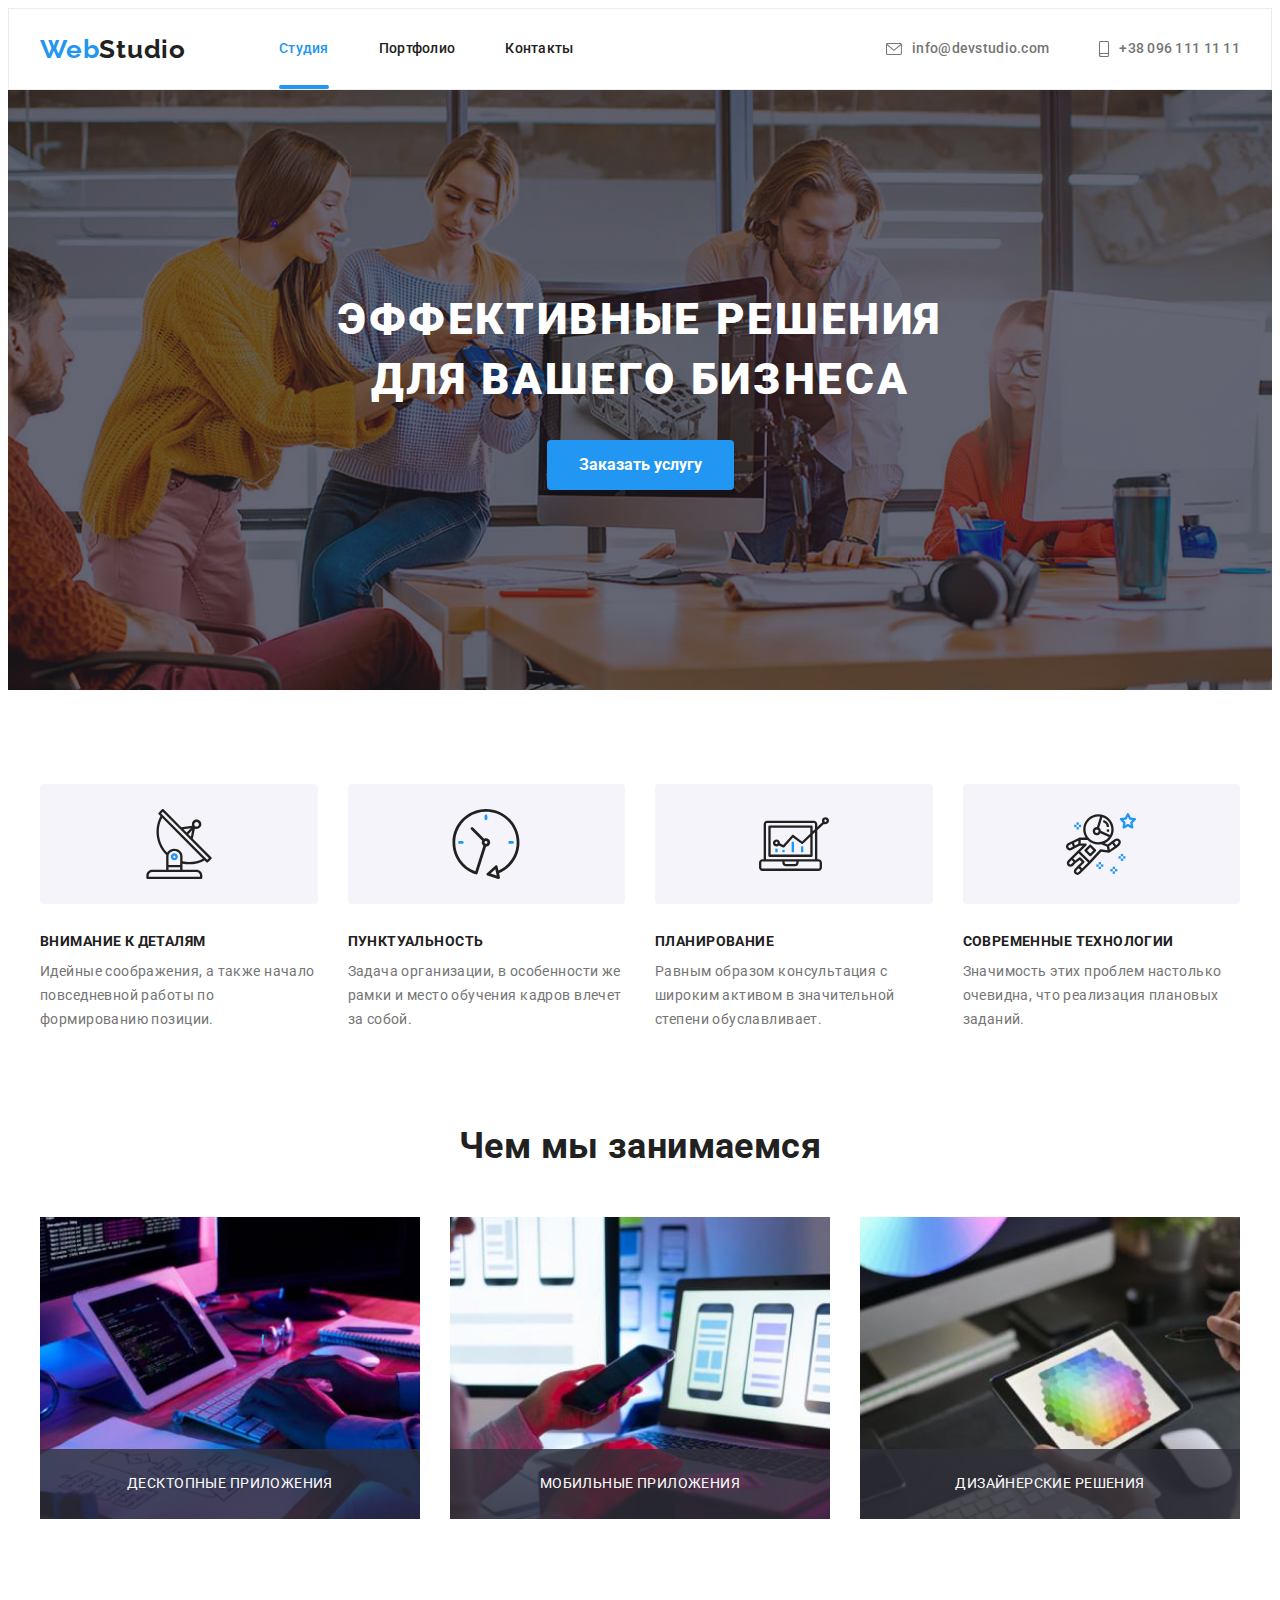
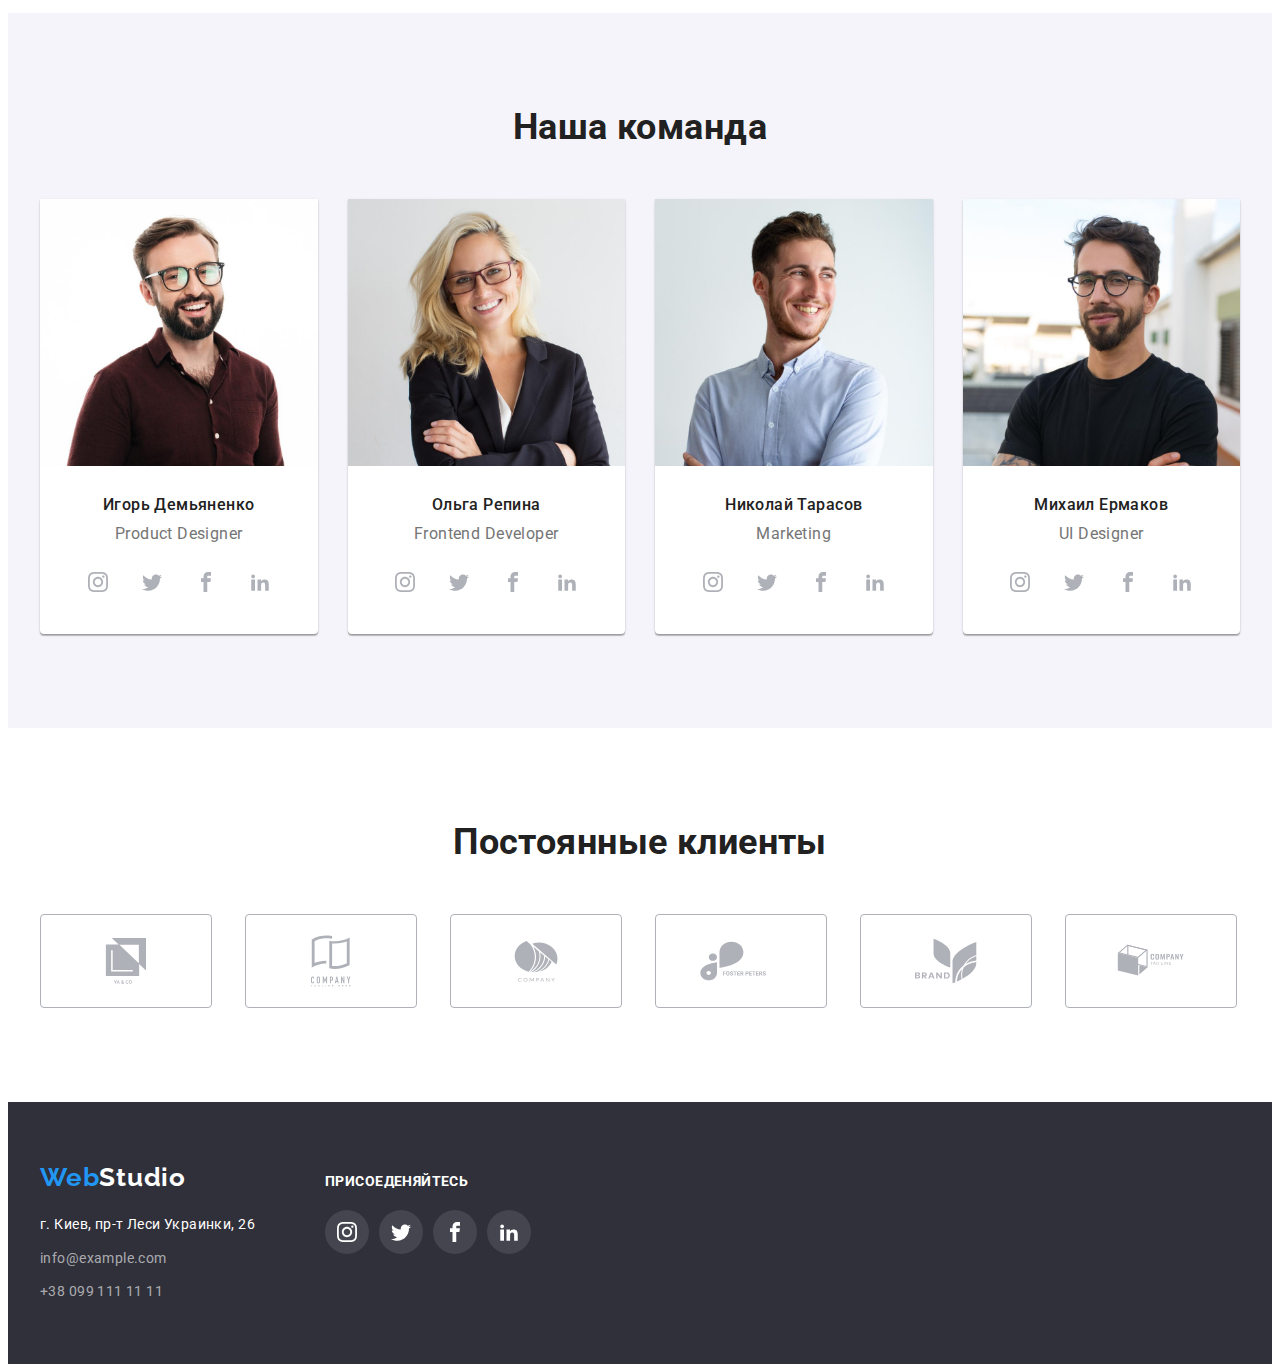
<file: index.html>
<!DOCTYPE html>
<html lang="ru">
  <head>
    <meta charset="UTF-8" />
    <meta http-equiv="X-UA-Compatible" content="IE=edge" />
    <meta name="viewport" content="width=h, initial-scale=1.0" />
    <title>WebStudio</title>
    <link rel="preconnect" href="https://fonts.googleapis.com" />
    <link rel="preconnect" href="https://fonts.gstatic.com" crossorigin />
    <link
      href="https://fonts.googleapis.com/css2?family=Raleway:wght@700&family=Roboto:wght@400;500;700;900&display=swap"
      rel="stylesheet"
    />
    <link
      rel="stylesheet"
      href="https://cdnjs.cloudflare.com/ajax/libs/modern-normalize/1.1.0/modern-normalize.min.css"
      integrity="sha512-wpPYUAdjBVSE4KJnH1VR1HeZfpl1ub8YT/NKx4PuQ5NmX2tKuGu6U/JRp5y+Y8XG2tV+wKQpNHVUX03MfMFn9Q=="
      crossorigin="anonymous"
      referrerpolicy="no-referrer"
    />
    <link rel="stylesheet" href="./css/styles.css" />
  </head>
  <body>
    <header class="header">
      <div class="header-container container">
        <nav class="navigation">
          <a class="logo link" href="">Web<span class="logo-header">Studio</span></a>
          <ul class="list nav-link">
            <li class="item"><a class="header-link link active" href="./index.html">Студия</a></li>
            <li class="item"><a class="header-link link" href="./portfolio.html">Портфолио</a></li>
            <li class="item"><a class="header-link link" href="">Контакты</a></li>
          </ul>
        </nav>
        <ul class="header-contact list">
          <li class="item">
            <a class="header-link link" href="mailto:info@devstudio.com">
              <svg class="header-icon" width="16" height="12">
                <use href="./images/sprite.svg#icon-mail"></use>
              </svg>
              info@devstudio.com
            </a>
          </li>
          <li class="item">
            <a class="header-link link" href="tel:+380961111111">
              <svg class="header-icon" width="10" height="16">
                <use href="./images/sprite.svg#icon-smartphone"></use>
              </svg>
              +38 096 111 11 11
            </a>
          </li>
        </ul>
      </div>
    </header>
    <main>
      <section class="hero">
        <div class="container">
          <h1 class="hero-title">Эффективные решения для вашего бизнеса</h1>
          <button class="hero-button" type="button">Заказать услугу</button>
        </div>
      </section>
      <section class="features section">
        <div class="container">
          <h2 class="visually-hidden">Особенности</h2>
          <ul class="card-set list">
            <li class="datails-list card-set-list">
              <div class="datails-pic">
                <svg width="70" height="70">
                  <use href="./images/sprite.svg#icon-antenna"></use>
                </svg>
              </div>
              <h3 class="datails-list-tittle">Внимание к деталям</h3>
              <p>
                Идейные соображения, а также начало повседневной работы по формированию позиции.
              </p>
            </li>
            <li class="datails-list card-set-list">
              <div class="datails-pic">
                <svg width="70" height="70">
                  <use href="./images/sprite.svg#icon-clock"></use>
                </svg>
              </div>
              <h3 class="datails-list-tittle">Пунктуальность</h3>
              <p>
                Задача организации, в особенности же рамки и место обучения кадров влечет за собой.
              </p>
            </li>
            <li class="datails-list card-set-list">
              <div class="datails-pic">
                <svg width="70" height="70">
                  <use href="./images/sprite.svg#icon-diagram"></use>
                </svg>
              </div>
              <h3 class="datails-list-tittle">Планирование</h3>
              <p>
                Равным образом консультация с широким активом в значительной степени обуславливает.
              </p>
            </li>
            <li class="datails-list card-set-list">
              <div class="datails-pic">
                <svg width="70" height="70">
                  <use href="./images/sprite.svg#icon-astronaut"></use>
                </svg>
              </div>
              <h3 class="datails-list-tittle">Современные технологии</h3>
              <p>Значимость этих проблем настолько очевидна, что реализация плановых заданий.</p>
            </li>
          </ul>
        </div>
      </section>
      <section class="work section">
        <div class="container">
          <h2 class="section-title">Чем мы занимаемся</h2>
          <ul class="card-set list">
            <li class="card-set-list">
              <div class="work-pic">
                <img src="images/img1.jpg" alt="набор кода" width="370" height="294" />
                <div class="work-description">
                  <p class="description-text">Десктопные приложения</p>
                </div>
              </div>
            </li>
            <li class="card-set-list">
              <div class="work-pic">
                <img src="images/img2.jpg" alt="набор кода" width="370" height="294" />
                <div class="work-description">
                  <p class="description-text">Мобильные приложения</p>
                </div>
              </div>
            </li>
            <li class="card-set-list">
              <div class="work-pic">
                <img src="images/img3.jpg" alt="набор кода" width="370" height="294" />
                <div class="work-description">
                  <p class="description-text">Дизайнерские решения</p>
                </div>
              </div>
            </li>
          </ul>
        </div>
      </section>
      <section class="section team">
        <div class="container">
          <h2 class="section-title">Наша команда</h2>
          <ul class="card-set list">
            <li class="card-set-list team-list">
              <img src="images/img4.jpg" alt="Игорь Демьяненко" width="270" height="260" />
              <div class="team-wrapper">
                <h3 class="team-title">Игорь Демьяненко</h3>
                <p class="team-text">Product Designer</p>
                <ul class="social-list list">
                  <li class="social-list-items">
                    <a class="social-link" href="" target="_blank" rel="noreferrer noopener">
                      <svg class="social-icon" width="20" height="20">
                        <use href="./images/sprite.svg#icon-instagram"></use>
                      </svg>
                    </a>
                  </li>
                  <li class="social-list-items">
                    <a class="social-link" href="" target="_blank" rel="noreferrer noopener">
                      <svg class="social-icon" width="20" height="20">
                        <use href="./images/sprite.svg#icon-twitter"></use>
                      </svg>
                    </a>
                  </li>
                  <li class="social-list-items">
                    <a class="social-link" href="" target="_blank" rel="noreferrer noopener">
                      <svg class="social-icon" width="20" height="20">
                        <use href="./images/sprite.svg#icon-facebook"></use>
                      </svg>
                    </a>
                  </li>
                  <li class="social-list-items">
                    <a class="social-link" href="" target="_blank" rel="noreferrer noopener">
                      <svg class="social-icon" width="20" height="20">
                        <use href="./images/sprite.svg#icon-linkedin"></use>
                      </svg>
                    </a>
                  </li>
                </ul>
              </div>
            </li>
            <li class="card-set-list team-list">
              <img src="images/img5.jpg" alt="Ольга Репина" width="270" height="260" />
              <div class="team-wrapper">
                <h3 class="team-title">Ольга Репина</h3>
                <p class="team-text">Frontend Developer</p>
                <ul class="social-list list">
                  <li class="social-list-items">
                    <a class="social-link" href="" target="_blank" rel="noreferrer noopener">
                      <svg class="social-icon" width="20" height="20">
                        <use href="./images/sprite.svg#icon-instagram"></use>
                      </svg>
                    </a>
                  </li>
                  <li class="social-list-items">
                    <a class="social-link" href="" target="_blank" rel="noreferrer noopener">
                      <svg class="social-icon" width="20" height="20">
                        <use href="./images/sprite.svg#icon-twitter"></use>
                      </svg>
                    </a>
                  </li>
                  <li class="social-list-items">
                    <a class="social-link" href="" target="_blank" rel="noreferrer noopener">
                      <svg class="social-icon" width="20" height="20">
                        <use href="./images/sprite.svg#icon-facebook"></use>
                      </svg>
                    </a>
                  </li>
                  <li class="social-list-items">
                    <a class="social-link" href="" target="_blank" rel="noreferrer noopener">
                      <svg class="social-icon" width="20" height="20">
                        <use href="./images/sprite.svg#icon-linkedin"></use>
                      </svg>
                    </a>
                  </li>
                </ul>
              </div>
            </li>
            <li class="card-set-list team-list">
              <img src="images/img6.jpg" alt="Николай Тарасов" width="270" height="260" />
              <div class="team-wrapper">
                <h3 class="team-title">Николай Тарасов</h3>
                <p class="team-text">Marketing</p>
                <ul class="social-list list">
                  <li class="social-list-items">
                    <a class="social-link" href="" target="_blank" rel="noreferrer noopener">
                      <svg class="social-icon" width="20" height="20">
                        <use href="./images/sprite.svg#icon-instagram"></use>
                      </svg>
                    </a>
                  </li>
                  <li class="social-list-items">
                    <a class="social-link" href="" target="_blank" rel="noreferrer noopener">
                      <svg class="social-icon" width="20" height="20">
                        <use href="./images/sprite.svg#icon-twitter"></use>
                      </svg>
                    </a>
                  </li>
                  <li class="social-list-items">
                    <a class="social-link" href="" target="_blank" rel="noreferrer noopener">
                      <svg class="social-icon" width="20" height="20">
                        <use href="./images/sprite.svg#icon-facebook"></use>
                      </svg>
                    </a>
                  </li>
                  <li class="social-list-items">
                    <a class="social-link" href="" target="_blank" rel="noreferrer noopener">
                      <svg class="social-icon" width="20" height="20">
                        <use href="./images/sprite.svg#icon-linkedin"></use>
                      </svg>
                    </a>
                  </li>
                </ul>
              </div>
            </li>
            <li class="card-set-list team-list">
              <img src="images/img7.jpg" alt="Михаил Ермаков" width="270" height="260" />
              <div class="team-wrapper">
                <h3 class="team-title">Михаил Ермаков</h3>
                <p class="team-text">UI Designer</p>
                <ul class="social-list list">
                  <li class="social-list-items">
                    <a class="social-link" href="" target="_blank" rel="noreferrer noopener">
                      <svg class="social-icon" width="20" height="20">
                        <use href="./images/sprite.svg#icon-instagram"></use>
                      </svg>
                    </a>
                  </li>
                  <li class="social-list-items">
                    <a class="social-link" href="" target="_blank" rel="noreferrer noopener">
                      <svg class="social-icon" width="20" height="20">
                        <use href="./images/sprite.svg#icon-twitter"></use>
                      </svg>
                    </a>
                  </li>
                  <li class="social-list-items">
                    <a class="social-link" href="" target="_blank" rel="noreferrer noopener">
                      <svg class="social-icon" width="20" height="20">
                        <use href="./images/sprite.svg#icon-facebook"></use>
                      </svg>
                    </a>
                  </li>
                  <li class="social-list-items">
                    <a class="social-link" href="" target="_blank" rel="noreferrer noopener">
                      <svg class="social-icon" width="20" height="20">
                        <use href="./images/sprite.svg#icon-linkedin"></use>
                      </svg>
                    </a>
                  </li>
                </ul>
              </div>
            </li>
          </ul>
        </div>
      </section>
      <section class="section">
        <div class="container">
          <h2 class="section-title">Постоянные клиенты</h2>
          <ul class="list card-set">
            <li class="card-set-list clients-list">
              <a class="clients-link link" href="" target="_blank" rel="noreferrer noopener">
                <svg class="client-icon" width="42" height="46">
                  <use href="./images/sprite.svg#icon-group"></use>
                </svg>
              </a>
            </li>
            <li class="card-set-list clients-list">
              <a class="clients-link link" href="" target="_blank" rel="noreferrer noopener"
                ><svg class="client-icon" width="40" height="52">
                  <use href="./images/sprite.svg#icon-group-1"></use>
                </svg>
              </a>
            </li>
            <li class="card-set-list clients-list">
              <a class="clients-link link" href="" target="_blank" rel="noreferrer noopener"
                ><svg class="client-icon" width="44" height="42">
                  <use href="./images/sprite.svg#icon-group-2"></use>
                </svg>
              </a>
            </li>
            <li class="card-set-list clients-list">
              <a class="clients-link link" href="" target="_blank" rel="noreferrer noopener"
                ><svg class="client-icon" width="84" height="40">
                  <use href="./images/sprite.svg#icon-group-3"></use>
                </svg>
              </a>
            </li>
            <li class="card-set-list clients-list">
              <a class="clients-link link" href="" target="_blank" rel="noreferrer noopener"
                ><svg class="client-icon" width="62" height="46">
                  <use href="./images/sprite.svg#icon-group-4"></use>
                </svg>
              </a>
            </li>
            <li class="card-set-list clients-list">
              <a class="clients-link link" href="" target="_blank" rel="noreferrer noopener"
                ><svg class="client-icon" width="94" height="42">
                  <use href="./images/sprite.svg#icon-group-5"></use>
                </svg>
              </a>
            </li>
          </ul>
        </div>
      </section>
    </main>
    <footer class="footer">
      <div class="container footer-markup">
        <div class="footer-contact">
          <a class="logo link" href="">Web<span class="logo-footer">Studio</span></a>
          <address>
            <ul class="list">
              <li class="address-list">
                <a
                  class="address-link link"
                  href="https://goo.gl/maps/6QJ51yKBGTuw5asM7"
                  target="_blank"
                  rel="noreferrer noopener"
                  >г. Киев, пр-т Леси Украинки, 26</a
                >
              </li>
              <li class="address-list">
                <a class="address-link link" href="mailto:info@example.com">info@example.com</a>
              </li>
              <li class="address-list">
                <a class="address-link link" href="tel:+380991111111">+38 099 111 11 11</a>
              </li>
            </ul>
          </address>
        </div>
        <div>
          <p class="social-link-title">Присоеденяйтесь</p>
          <ul class="social-list list">
            <li class="social-list-items">
              <a class="social-link" href="" target="_blank" rel="noreferrer noopener">
                <svg class="social-icon" width="20" height="20">
                  <use href="./images/sprite.svg#icon-instagram"></use>
                </svg>
              </a>
            </li>
            <li class="social-list-items">
              <a class="social-link" href="" target="_blank" rel="noreferrer noopener">
                <svg class="social-icon" width="20" height="20">
                  <use href="./images/sprite.svg#icon-twitter"></use>
                </svg>
              </a>
            </li>
            <li class="social-list-items">
              <a class="social-link" href="" target="_blank" rel="noreferrer noopener">
                <svg class="social-icon" width="20" height="20">
                  <use href="./images/sprite.svg#icon-facebook"></use>
                </svg>
              </a>
            </li>
            <li class="social-list-items">
              <a class="social-link" href="" target="_blank" rel="noreferrer noopener">
                <svg class="social-icon" width="20" height="20">
                  <use href="./images/sprite.svg#icon-linkedin"></use>
                </svg>
              </a>
            </li>
          </ul>
        </div>
      </div>
    </footer>
  </body>
</html>
</file>
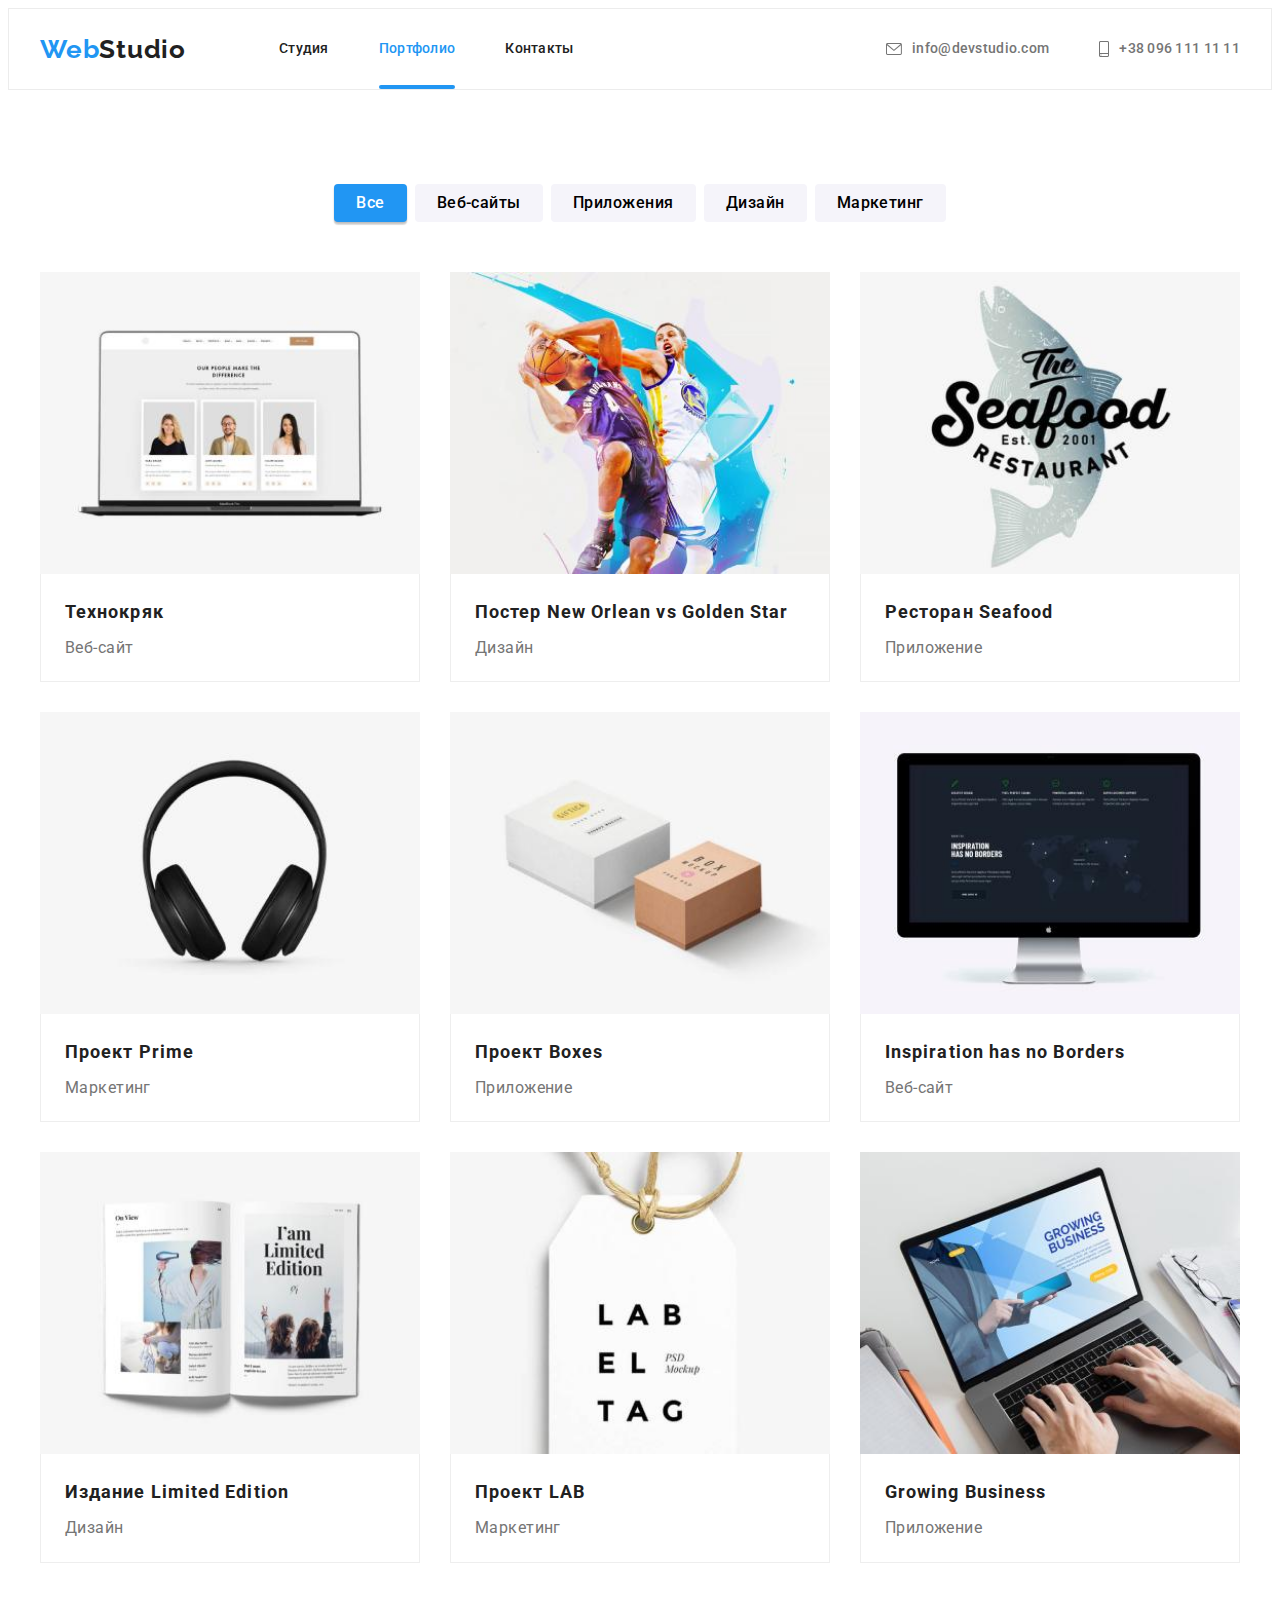
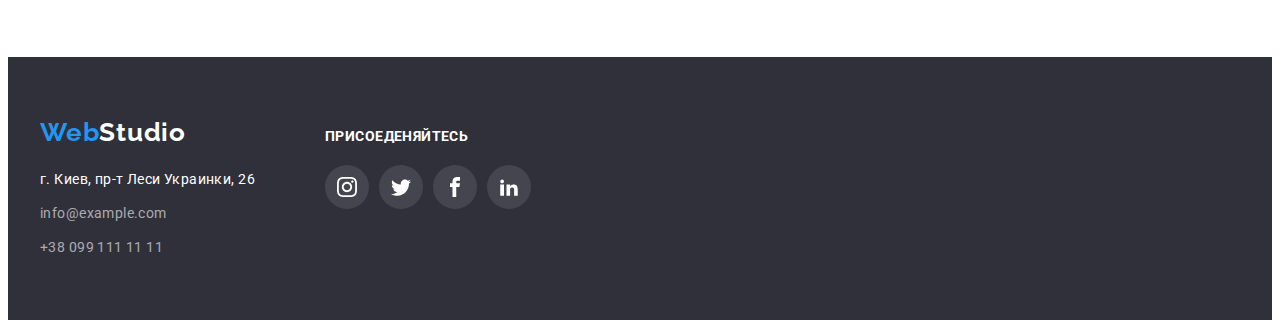
<file: portfolio.html>
<!DOCTYPE html>
<html lang="ru">
  <head>
    <meta charset="UTF-8" />
    <meta http-equiv="X-UA-Compatible" content="IE=edge" />
    <meta name="viewport" content="width=device-width, initial-scale=1.0" />
    <title>Portfolio</title>
    <link rel="preconnect" href="https://fonts.googleapis.com" />
    <link rel="preconnect" href="https://fonts.gstatic.com" crossorigin />
    <link
      href="https://fonts.googleapis.com/css2?family=Raleway:wght@700&family=Roboto:wght@400;500;700;900&display=swap"
      rel="stylesheet"
    />
    <link
      rel="stylesheet"
      href="https://cdnjs.cloudflare.com/ajax/libs/modern-normalize/1.1.0/modern-normalize.min.css"
      integrity="sha512-wpPYUAdjBVSE4KJnH1VR1HeZfpl1ub8YT/NKx4PuQ5NmX2tKuGu6U/JRp5y+Y8XG2tV+wKQpNHVUX03MfMFn9Q=="
      crossorigin="anonymous"
      referrerpolicy="no-referrer"
    />
    <link rel="stylesheet" href="./css/styles.css" />
  </head>
  <body>
    <header class="header">
      <div class="header-container container">
        <nav class="navigation">
          <a class="logo link" href="">Web<span class="logo-header">Studio</span></a>
          <ul class="list nav-link">
            <li class="item"><a class="header-link link" href="./index.html">Студия</a></li>
            <li class="item">
              <a class="header-link link active" href="./portfolio.html">Портфолио</a>
            </li>
            <li class="item"><a class="header-link link" href="">Контакты</a></li>
          </ul>
        </nav>
        <ul class="header-contact list">
          <li class="item">
            <a class="header-link link" href="mailto:info@devstudio.com">
              <svg class="header-icon" width="16" height="12">
                <use href="./images/sprite.svg#icon-mail"></use>
              </svg>
              info@devstudio.com
            </a>
          </li>
          <li class="item">
            <a class="header-link link" href="tel:+380961111111">
              <svg class="header-icon" width="10" height="16">
                <use href="./images/sprite.svg#icon-smartphone"></use>
              </svg>
              +38 096 111 11 11
            </a>
          </li>
        </ul>
      </div>
    </header>
    <main>
      <section class="portfolio section">
        <div class="container">
          <ul class="list portfolio-filter">
            <li class="portfolio-filter-link">
              <button class="portfolio-button active-button" type="button">Все</button>
            </li>
            <li class="portfolio-filter-link">
              <button class="portfolio-button" type="button">Веб-сайты</button>
            </li>
            <li class="portfolio-filter-link">
              <button class="portfolio-button" type="button">Приложения</button>
            </li>
            <li class="portfolio-filter-link">
              <button class="portfolio-button" type="button">Дизайн</button>
            </li>
            <li class="portfolio-filter-link">
              <button class="portfolio-button" type="button">Маркетинг</button>
            </li>
          </ul>
          <h1 class="visually-hidden">Портфолио галерея</h1>
          <ul class="list card-set">
            <li class="card-set-list">
              <a class="link portfolio-link" href="" target="_blank" rel="noreferrer noopener">
                <div class="portfolio-list-img-wrapper">
                  <img src="./images/img8.jpg" alt="Этикетка" width="370" />
                  <p class="overlay">
                    Ресурс предлагает комплексные предложения с разным уровнем функционала и
                    сервисов. Все это позволит посетителю получить исчерпывающие сведения о компании
                    или частном лице.
                  </p>
                </div>
                <div class="portfolio-wrapper">
                  <h2 class="portfolio-title">Технокряк</h2>
                  <p class="portfolio-text">Веб-сайт</p>
                </div>
              </a>
            </li>
            <li class="card-set-list">
              <a class="link portfolio-link" href="" target="_blank" rel="noreferrer noopener">
                <div class="portfolio-list-img-wrapper">
                  <img src="./images/img9.jpg" alt="Этикетка" width="370" />
                  <p class="overlay">
                    Ресурс предлагает комплексные предложения с разным уровнем функционала и
                    сервисов. Все это позволит посетителю получить исчерпывающие сведения о компании
                    или частном лице.
                  </p>
                </div>
                <div class="portfolio-wrapper">
                  <h2 class="portfolio-title">Постер New Orlean vs Golden Star</h2>
                  <p class="portfolio-text">Дизайн</p>
                </div>
              </a>
            </li>
            <li class="card-set-list">
              <a class="link portfolio-link" href="" target="_blank" rel="noreferrer noopener">
                <div class="portfolio-list-img-wrapper">
                  <img src="./images/img10.jpg" alt="Этикетка" width="370" />
                  <p class="overlay">
                    Ресурс предлагает комплексные предложения с разным уровнем функционала и
                    сервисов. Все это позволит посетителю получить исчерпывающие сведения о компании
                    или частном лице.
                  </p>
                </div>
                <div class="portfolio-wrapper">
                  <h2 class="portfolio-title">Ресторан Seafood</h2>
                  <p class="portfolio-text">Приложение</p>
                </div>
              </a>
            </li>
            <li class="card-set-list">
              <a class="link portfolio-link" href="" target="_blank" rel="noreferrer noopener">
                <div class="portfolio-list-img-wrapper">
                  <img src="./images/img11.jpg" alt="Этикетка" width="370" />
                  <p class="overlay">
                    Ресурс предлагает комплексные предложения с разным уровнем функционала и
                    сервисов. Все это позволит посетителю получить исчерпывающие сведения о компании
                    или частном лице.
                  </p>
                </div>
                <div class="portfolio-wrapper">
                  <h2 class="portfolio-title">Проект Prime</h2>
                  <p class="portfolio-text">Маркетинг</p>
                </div>
              </a>
            </li>
            <li class="card-set-list">
              <a class="link portfolio-link" href="" target="_blank" rel="noreferrer noopener">
                <div class="portfolio-list-img-wrapper">
                  <img src="./images/img12.jpg" alt="Этикетка" width="370" />
                  <p class="overlay">
                    Ресурс предлагает комплексные предложения с разным уровнем функционала и
                    сервисов. Все это позволит посетителю получить исчерпывающие сведения о компании
                    или частном лице.
                  </p>
                </div>
                <div class="portfolio-wrapper">
                  <h2 class="portfolio-title">Проект Boxes</h2>
                  <p class="portfolio-text">Приложение</p>
                </div>
              </a>
            </li>
            <li class="card-set-list">
              <a class="link portfolio-link" href="" target="_blank" rel="noreferrer noopener">
                <div class="portfolio-list-img-wrapper">
                  <img src="./images/img13.jpg" alt="Этикетка" width="370" />
                  <p class="overlay">
                    Ресурс предлагает комплексные предложения с разным уровнем функционала и
                    сервисов. Все это позволит посетителю получить исчерпывающие сведения о компании
                    или частном лице.
                  </p>
                </div>
                <div class="portfolio-wrapper">
                  <h2 class="portfolio-title">Inspiration has no Borders</h2>
                  <p class="portfolio-text">Веб-сайт</p>
                </div>
              </a>
            </li>
            <li class="card-set-list">
              <a class="link portfolio-link" href="" target="_blank" rel="noreferrer noopener">
                <div class="portfolio-list-img-wrapper">
                  <img src="./images/img14.jpg" alt="Этикетка" width="370" />
                  <p class="overlay">
                    Ресурс предлагает комплексные предложения с разным уровнем функционала и
                    сервисов. Все это позволит посетителю получить исчерпывающие сведения о компании
                    или частном лице.
                  </p>
                </div>
                <div class="portfolio-wrapper">
                  <h2 class="portfolio-title">Издание Limited Edition</h2>
                  <p class="portfolio-text">Дизайн</p>
                </div>
              </a>
            </li>
            <li class="card-set-list">
              <a class="link portfolio-link" href="" target="_blank" rel="noreferrer noopener">
                <div class="portfolio-list-img-wrapper">
                  <img src="./images/img15.jpg" alt="Этикетка" width="370" />
                  <p class="overlay">
                    Ресурс предлагает комплексные предложения с разным уровнем функционала и
                    сервисов. Все это позволит посетителю получить исчерпывающие сведения о компании
                    или частном лице.
                  </p>
                </div>
                <div class="portfolio-wrapper">
                  <h2 class="portfolio-title">Проект LAB</h2>
                  <p class="portfolio-text">Маркетинг</p>
                </div>
              </a>
            </li>
            <li class="card-set-list">
              <a class="link portfolio-link" href="" target="_blank" rel="noreferrer noopener">
                <div class="portfolio-list-img-wrapper">
                  <img src="./images/img16.jpg" alt="Этикетка" width="370" />
                  <p class="overlay">
                    Ресурс предлагает комплексные предложения с разным уровнем функционала и
                    сервисов. Все это позволит посетителю получить исчерпывающие сведения о компании
                    или частном лице.
                  </p>
                </div>
                <div class="portfolio-wrapper">
                  <h2 class="portfolio-title">Growing Business</h2>
                  <p class="portfolio-text">Приложение</p>
                </div>
              </a>
            </li>
          </ul>
        </div>
      </section>
    </main>
    <footer class="footer">
      <div class="container footer-markup">
        <div class="footer-contact">
          <a class="logo link" href="">Web<span class="logo-footer">Studio</span></a>
          <address>
            <ul class="list">
              <li class="address-list">
                <a
                  class="address-link link"
                  href="https://goo.gl/maps/6QJ51yKBGTuw5asM7"
                  target="_blank"
                  rel="noreferrer noopener"
                  >г. Киев, пр-т Леси Украинки, 26</a
                >
              </li>
              <li class="address-list">
                <a class="address-link link" href="mailto:info@example.com">info@example.com</a>
              </li>
              <li class="address-list">
                <a class="address-link link" href="tel:+380991111111">+38 099 111 11 11</a>
              </li>
            </ul>
          </address>
        </div>
        <div>
          <p class="social-link-title">Присоеденяйтесь</p>
          <ul class="social-list list">
            <li class="social-list-items">
              <a class="social-link" href="" target="_blank" rel="noreferrer noopener">
                <svg class="social-icon" width="20" height="20">
                  <use href="./images/sprite.svg#icon-instagram"></use>
                </svg>
              </a>
            </li>
            <li class="social-list-items">
              <a class="social-link" href="" target="_blank" rel="noreferrer noopener">
                <svg class="social-icon" width="20" height="20">
                  <use href="./images/sprite.svg#icon-twitter"></use>
                </svg>
              </a>
            </li>
            <li class="social-list-items">
              <a class="social-link" href="" target="_blank" rel="noreferrer noopener">
                <svg class="social-icon" width="20" height="20">
                  <use href="./images/sprite.svg#icon-facebook"></use>
                </svg>
              </a>
            </li>
            <li class="social-list-items">
              <a class="social-link" href="" target="_blank" rel="noreferrer noopener">
                <svg class="social-icon" width="20" height="20">
                  <use href="./images/sprite.svg#icon-linkedin"></use>
                </svg>
              </a>
            </li>
          </ul>
        </div>
      </div>
    </footer>
  </body>
</html>
</file>
<file: css/styles.css>
:root {
  --primary-color: #ffffff;
  --title-text-color: #212121;
  --description-text-color: #757575;
  --primary-font-family: 'Roboto', sans-serif;
  --accent-color: #2196f3;
  --button-hover-color: #188ce8;
  --section-background-color: #2f303a;
  --secondary-background-color: #f5f4fa;
  --footer-color-link: rgba(255, 255, 255, 0.6);
  --card-list: 3;
  --card-gap: 30px;
}
body {
  font-family: Roboto, sans-serif;
  color: var(--description-text-color);
  font-size: 14px;
  line-height: 1.71;
  letter-spacing: 0.03em;
}
address {
  font-style: inherit;
}
h1,
h2,
h3,
h4,
h5,
h6,
p {
  margin-top: 0;
  margin-bottom: 0;
}
ul,
ol {
  margin-top: 0;
  margin-bottom: 0;
  padding-left: 0;
}
img {
  display: block;
  width: 100%;
  height: auto;
}
.list {
  list-style-type: none;
}
.link {
  text-decoration: none;
  color: inherit;
}
/* components */
.section {
  padding-top: 94px;
  padding-bottom: 94px;
}
.container {
  width: 1200px;
  padding-left: 15px;
  padding-right: 15px;
  margin-left: auto;
  margin-right: auto;
}
.logo {
  font-family: Raleway;
  font-weight: bold;
  font-size: 26px;
  line-height: 1.19;
  color: var(--accent-color);
  letter-spacing: 0.03em;
}
.card-set {
  display: flex;
  flex-wrap: wrap;
  margin-left: calc(var(--card-gap) * -1);
  margin-top: calc(var(--card-gap) * -1);
}
.card-set-list {
  flex-basis: calc(100% / var(--card-list) - var(--card-gap));
  margin-left: var(--card-gap);
  margin-top: var(--card-gap);
}
.social-list {
  display: flex;
  justify-content: center;
}
.social-list-items:not(:last-child) {
  margin-right: 10px;
}

.social-link {
  display: flex;
  align-items: center;
  justify-content: center;
  width: 44px;
  height: 44px;
  border-radius: 50%;
  color: #afb1b8;
  background-color: rgba(255, 255, 255, 0.1);
  transition: background-color 250ms cubic-bezier(0.4, 0, 0.2, 1),
    color 250ms cubic-bezier(0.4, 0, 0.2, 1);
}
.social-link:hover,
.social-link:focus {
  background-color: var(--accent-color);
  color: var(--primary-color);
}
.social-icon {
  fill: currentColor;
  transition: color 250ms cubic-bezier(0.4, 0, 0.2, 1);
}
/* ========Header========  */
.item {
  position: relative;
}
.header {
  border: 1px solid #ececec;
}
.header .logo {
  margin-right: 93px;
  padding-top: 24px;
  padding-bottom: 24px;
}
.header-container {
  display: flex;
  align-items: center;
  justify-content: space-between;
}

.logo-header {
  color: var(--title-text-color);
}
.navigation {
  display: flex;
  align-items: center;
}
.nav-link {
  display: flex;
  color: var(--title-text-color);
}
.nav-link .item:not(:last-child) {
  margin-right: 50px;
}
.nav-contact {
  margin-left: auto;
}
.header-contact {
  display: flex;
  margin-left: auto;
}
.header-contact .item:not(:last-child) {
  margin-right: 50px;
}
.header-link {
  display: inline-flex;
  align-items: center;
  padding-top: 32px;
  padding-bottom: 32px;
  font-weight: 500;
  font-size: 14px;
  line-height: 1.14;
  letter-spacing: 0.02em;
  transition: color 250ms cubic-bezier(0.4, 0, 0.2, 1);
}

.header-link:hover,
.header-link:focus,
.active {
  color: var(--accent-color);
}
.active::after {
  content: '';
  width: 100%;
  height: 4px;
  background-color: var(--accent-color);
  position: absolute;
  bottom: 0;
  left: 0;
  border-radius: 2px;
}
.header-icon {
  fill: currentColor;
  margin-right: 10px;
  transition: color 250ms cubic-bezier(0.4, 0, 0.2, 1);
}
/* ========Hero========  */
.hero {
  background-image: linear-gradient(rgba(47, 48, 58, 0.4), rgba(47, 48, 58, 0.4)),
    url(../images/bhero.jpg);
  background-color: #c4c4c4;
  background-size: 1600px 600px;
  background-position: center;
  background-repeat: no-repeat;
  padding-top: 200px;
  padding-bottom: 200px;
  text-align: center;
}

.hero-title {
  max-width: 700px;
  margin-right: auto;
  margin-left: auto;
  margin-bottom: 30px;
  color: var(--primary-color);
  font-weight: 900;
  font-size: 44px;
  line-height: 1.36;
  letter-spacing: 0.06em;
  text-transform: uppercase;
}
.hero-button {
  padding: 10px 32px;
  border: none;
  border-radius: 4px;
  box-shadow: 0px 4px 4px rgba(0, 0, 0, 0.15);
  color: var(--primary-color);
  background-color: var(--accent-color);
  font-family: var(--primary-font-family);
  font-weight: bold;
  font-size: 16px;
  line-height: 1.88;
  cursor: pointer;
  transition: background-color 250ms cubic-bezier(0.4, 0, 0.2, 1);
}
.hero-button:hover,
.hero-button:focus {
  background-color: var(--button-hover-color);
}
/* ========Features======== */
.visually-hidden {
  position: absolute;
  width: 1px;
  height: 1px;
  margin: -1px;
  padding: 0;
  overflow: hidden;
  border: 0;
  clip: rect(0 0 0 0);
}
.features {
  padding-bottom: 47px;
}

.datails-list {
  --card-list: 4;
}
.datails-list-tittle {
  font-size: inherit;
  color: var(--title-text-color);
  line-height: 1.14;
  text-transform: uppercase;
  margin-bottom: 10px;
}
.datails-pic {
  background-color: #f5f4fa;
  height: 120px;
  display: flex;
  border-radius: 4px;
  justify-content: center;
  align-items: center;
  margin-bottom: 30px;
}
/* ========Work example======== */
.work {
  padding-top: 47px;
}
.section-title {
  color: var(--title-text-color);
  font-size: 36px;
  line-height: 1.16;
  text-align: center;
  margin-bottom: 50px;
}
.work-pic {
  position: relative;
}

.work-description {
  position: absolute;
  display: flex;
  justify-content: center;
  align-items: center;
  width: 100%;
  height: 70px;
  bottom: 0;
  background-color: rgba(47, 48, 58, 0.8);
}
.description-text {
  font-size: inherit;
  color: var(--primary-color);
  line-height: 1.14;
  text-transform: uppercase;
}
/* ========Team section======== */
.team {
  background-color: var(--secondary-background-color);
}
.team-list {
  --card-list: 4;
  background-color: var(--primary-color);
  box-shadow: 0px 1px 3px rgba(0, 0, 0, 0.12), 0px 1px 1px rgba(0, 0, 0, 0.14),
    0px 2px 1px rgba(0, 0, 0, 0.2);
  border-radius: 0px 0px 4px 4px;
}
.team-title,
.team-text {
  font-size: 16px;
  line-height: 1.18;
  text-align: center;
  margin-bottom: 16px;
}
.team-title {
  margin-bottom: 10px;
  font-weight: 500;
  color: var(--title-text-color);
}
.team-wrapper {
  padding: 30px;
}
/* ========Client section======== */
.clients-link {
  display: flex;
  align-items: center;
  justify-content: center;
  border: 1px solid #afb1b8;
  color: #afb1b8;
  border-radius: 4px;
  width: 170px;
  height: 92px;
  transition: border-color 250ms cubic-bezier(0.4, 0, 0.2, 1);
}
.clients-list {
  --card-list: 6;
}
.client-icon {
  fill: currentColor;
  transition: color 250ms cubic-bezier(0.4, 0, 0.2, 1);
}
.clients-link:hover,
.clients-link:focus {
  border: 1px solid var(--accent-color);
  color: var(--accent-color);
}
/* .clients-link:hover .client-icon,
.clients-link:focus .client-icon {
  fill: var(--accent-color);
} */
/* ========Footer======== */
.footer {
  background: var(--section-background-color);
  padding-top: 60px;
  padding-bottom: 60px;
}
.footer .logo {
  display: block;
  margin-bottom: 20px;
}
.logo-footer {
  color: var(--primary-color);
}
.address-list:not(:last-child) {
  margin-bottom: 10px;
}
.address-link {
  color: var(--footer-color-link);
  transition: color 250ms cubic-bezier(0.4, 0, 0.2, 1);
}
.address-link[target='_blank'] {
  color: var(--primary-color);
  transition: color 250ms cubic-bezier(0.4, 0, 0.2, 1);
}
.address-link:hover,
.address-link:focus,
.header-link:hover,
.header-link:focus {
  color: var(--accent-color);
}
.footer .social-link {
  color: var(--primary-color);
}
.footer-markup {
  display: flex;
  align-items: baseline;
}
.footer-contact {
  margin-right: 70px;
}
.social-link-title {
  color: var(--primary-color);
  line-height: 1.14;
  margin-bottom: 20px;
  text-transform: uppercase;
  font-weight: 700;
}
/* ========Portfolio button======== */
.portfolio-filter {
  display: flex;
  justify-content: center;
  margin-bottom: 50px;
}
.portfolio-button {
  padding: 6px 22px;
  border: none;
  background-color: var(--secondary-background-color);
  font-family: var(--primary-font-family);
  font-weight: 500;
  font-size: 16px;
  line-height: 1.62;
  text-align: center;
  letter-spacing: 0.03em;
  cursor: pointer;
  border-radius: 4px;
  transition: background-color 250ms cubic-bezier(0.4, 0, 0.2, 1),
    color 250ms cubic-bezier(0.4, 0, 0.2, 1), box-shadow 250ms cubic-bezier(0.4, 0, 0.2, 1);
}
.portfolio-filter-link:not(:last-child) {
  margin-right: 8px;
}
.portfolio-link {
  display: flex;
  flex-direction: column;
  transition: box-shadow 250ms cubic-bezier(0.4, 0, 0.2, 1);
}
.portfolio-link:hover,
.portfolio-link:focus {
  box-shadow: 0px 1px 1px rgba(0, 0, 0, 0.12), 0px 4px 4px rgba(0, 0, 0, 0.06),
    1px 4px 6px rgba(0, 0, 0, 0.16);
}
.portfolio-button:hover,
.portfolio-button:focus,
.active-button {
  box-shadow: 0px 3px 1px rgba(0, 0, 0, 0.1), 0px 1px 2px rgba(0, 0, 0, 0.08),
    0px 2px 2px rgba(0, 0, 0, 0.12);
  color: var(--primary-color);
  background-color: var(--accent-color);
}
.portfolio-wrapper {
  padding: 20px 24px;
  border: 1px solid #eeeeee;
  border-top: none;
}
.portfolio-title {
  color: var(--title-text-color);
  font-size: 18px;
  line-height: 2;
  letter-spacing: 0.06em;
  margin-bottom: 4px;
}
.portfolio-text {
  font-size: 16px;
}
.portfolio-list-img-wrapper {
  position: relative;
  overflow: hidden;
}
.overlay {
  font-weight: 400;
  font-size: 18px;
  line-height: 1.55;
  text-align: start;
  position: absolute;
  top: 0;
  left: 0;
  width: 100%;
  height: 100%;
  color: var(--primary-color);
  background-color: var(--accent-color);
  padding: 63px 24px;
  overflow: auto;
  transform: translateY(100%);
  transition: transform 250ms cubic-bezier(0.4, 0, 0.2, 1);
}
.portfolio-link:hover .overlay,
.portfolio-link:focus .overlay {
  transform: translateY(0%);
}
</file>
